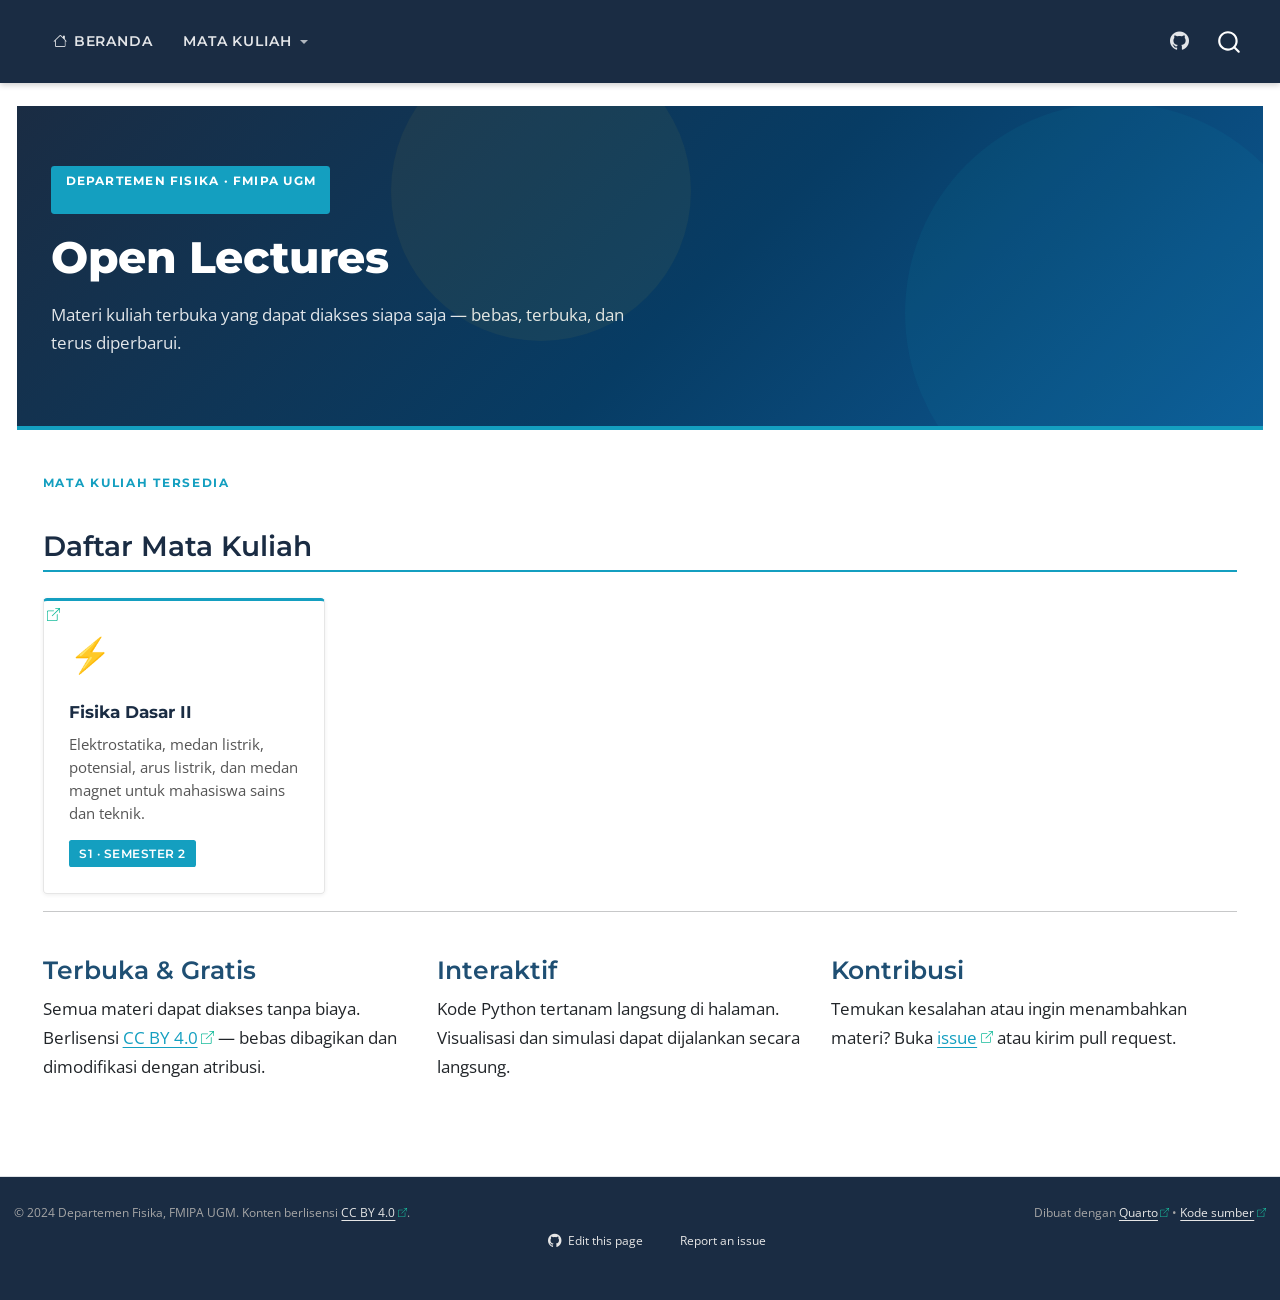
<file: index.html>
<!DOCTYPE html>
<html xmlns="http://www.w3.org/1999/xhtml" lang="en" xml:lang="en"><head>

<meta charset="utf-8">
<meta name="generator" content="quarto-1.9.37">

<meta name="viewport" content="width=device-width, initial-scale=1.0, user-scalable=yes">


<title>Open Lectures – Fisika UGM – Open Lectures</title>
<style>
/* Default styles provided by pandoc.
** See https://pandoc.org/MANUAL.html#variables-for-html for config info.
*/
code{white-space: pre-wrap;}
span.smallcaps{font-variant: small-caps;}
div.columns{display: flex; gap: min(4vw, 1.5em);}
div.column{flex: auto; overflow-x: auto;}
div.hanging-indent{margin-left: 1.5em; text-indent: -1.5em;}
ul.task-list{list-style: none;}
ul.task-list li input[type="checkbox"] {
  width: 0.8em;
  margin: 0 0.8em 0.2em -1em; /* quarto-specific, see https://github.com/quarto-dev/quarto-cli/issues/4556 */ 
  vertical-align: middle;
}
</style>


<script src="site_libs/quarto-nav/quarto-nav.js"></script>
<script src="site_libs/quarto-nav/headroom.min.js"></script>
<script src="site_libs/clipboard/clipboard.min.js"></script>
<script src="site_libs/quarto-search/autocomplete.umd.js"></script>
<script src="site_libs/quarto-search/fuse.min.js"></script>
<script src="site_libs/quarto-search/quarto-search.js"></script>
<meta name="quarto:offset" content="./">
<link href="./assets/favicon.svg" rel="icon" type="image/svg+xml">
<script src="site_libs/quarto-html/quarto.js" type="module"></script>
<script src="site_libs/quarto-html/tabsets/tabsets.js" type="module"></script>
<script src="site_libs/quarto-html/popper.min.js"></script>
<script src="site_libs/quarto-html/tippy.umd.min.js"></script>
<script src="site_libs/quarto-html/anchor.min.js"></script>
<link href="site_libs/quarto-html/tippy.css" rel="stylesheet">
<link href="site_libs/quarto-html/quarto-syntax-highlighting-91c45283b718f403a183c55e401e34c8.css" rel="stylesheet" id="quarto-text-highlighting-styles">
<script src="site_libs/bootstrap/bootstrap.min.js"></script>
<link href="site_libs/bootstrap/bootstrap-icons.css" rel="stylesheet">
<link href="site_libs/bootstrap/bootstrap-5a1d57d030698fde18e1e7cd86106da8.min.css" rel="stylesheet" append-hash="true" id="quarto-bootstrap" data-mode="light">
<script id="quarto-search-options" type="application/json">{
  "location": "navbar",
  "copy-button": false,
  "collapse-after": 3,
  "panel-placement": "end",
  "type": "overlay",
  "limit": 50,
  "keyboard-shortcut": [
    "f",
    "/",
    "s"
  ],
  "show-item-context": false,
  "language": {
    "search-no-results-text": "No results",
    "search-matching-documents-text": "matching documents",
    "search-copy-link-title": "Copy link to search",
    "search-hide-matches-text": "Hide additional matches",
    "search-more-match-text": "more match in this document",
    "search-more-matches-text": "more matches in this document",
    "search-clear-button-title": "Clear",
    "search-text-placeholder": "",
    "search-detached-cancel-button-title": "Cancel",
    "search-submit-button-title": "Submit",
    "search-label": "Search"
  }
}</script>
<style>html{ scroll-behavior: smooth; }</style>


<meta property="og:title" content="Open Lectures – Fisika UGM">
<meta property="og:description" content="Materi kuliah terbuka dari Departemen Fisika, FMIPA UGM">
<meta property="og:site_name" content="Open Lectures">
<meta name="twitter:title" content="Open Lectures – Fisika UGM">
<meta name="twitter:creator" content="@shidiq">
<meta name="twitter:site" content="@shidiq">
<meta name="twitter:card" content="summary">
</head>

<body class="nav-fixed quarto-light">

<div id="quarto-search-results"></div>
  <header id="quarto-header" class="headroom fixed-top">
    <nav class="navbar navbar-expand-lg " data-bs-theme="dark">
      <div class="navbar-container container-fluid">
      <div class="navbar-brand-container mx-auto">
    <a href="./index.html" class="navbar-brand navbar-brand-logo">
    <img src="./assets/logo.svg" alt="Open Lectures logo" class="navbar-logo light-content">
    <img src="./assets/logo.svg" alt="Open Lectures logo" class="navbar-logo dark-content">
    </a>
  </div>
            <div id="quarto-search" class="" title="Search"></div>
          <button class="navbar-toggler" type="button" data-bs-toggle="collapse" data-bs-target="#navbarCollapse" aria-controls="navbarCollapse" role="menu" aria-expanded="false" aria-label="Toggle navigation" onclick="if (window.quartoToggleHeadroom) { window.quartoToggleHeadroom(); }">
  <span class="navbar-toggler-icon"></span>
</button>
          <div class="collapse navbar-collapse" id="navbarCollapse">
            <ul class="navbar-nav navbar-nav-scroll me-auto">
  <li class="nav-item">
    <a class="nav-link active" href="./index.html" aria-current="page"> <i class="bi bi-house" role="img">
</i> 
<span class="menu-text">Beranda</span></a>
  </li>  
  <li class="nav-item dropdown ">
    <a class="nav-link dropdown-toggle" href="#" id="nav-menu-mata-kuliah" role="link" data-bs-toggle="dropdown" aria-expanded="false">
 <span class="menu-text">Mata Kuliah</span>
    </a>
    <ul class="dropdown-menu" aria-labelledby="nav-menu-mata-kuliah">    
        <li>
    <a class="dropdown-item" href="./Fisika Dasar II/index.html"><i class="bi bi-book" role="img">
</i> 
 <span class="dropdown-text">Fisika Dasar II</span></a>
  </li>  
    </ul>
  </li>
</ul>
            <ul class="navbar-nav navbar-nav-scroll ms-auto">
  <li class="nav-item compact">
    <a class="nav-link" href="https://github.com/Shidiq/open-lectures"> <i class="bi bi-github" role="img" aria-label="GitHub repository">
</i> 
<span class="menu-text"></span></a>
  </li>  
</ul>
          </div> <!-- /navcollapse -->
            <div class="quarto-navbar-tools">
</div>
      </div> <!-- /container-fluid -->
    </nav>
</header>
<!-- content -->
<div id="quarto-content" class="quarto-container page-columns page-rows-contents page-layout-full page-navbar">
<!-- sidebar -->
<!-- margin-sidebar -->
    
<!-- main -->
<main class="content column-page" id="quarto-document-content"><header id="title-block-header" class="quarto-title-block"></header>




<div class="hero-banner">
<div class="hero-badge">
<p>Departemen Fisika · FMIPA UGM</p>
</div>
<div class="hero-title">
<p>Open Lectures</p>
</div>
<div class="hero-subtitle">
<p>Materi kuliah terbuka yang dapat diakses siapa saja — bebas, terbuka, dan terus diperbarui.</p>
</div>
</div>
<div class="section-label">
<p>Mata Kuliah Tersedia</p>
</div>
<section id="daftar-mata-kuliah" class="level2">
<h2 class="anchored" data-anchor-id="daftar-mata-kuliah">Daftar Mata Kuliah</h2>
<div class="course-grid">
<div class="course-card">
<p><a href="./Fisika Dasar II/index.html" class="card-link-overlay" aria-label="Fisika Dasar II"></a> <span class="card-icon">⚡</span></p>
<p><span class="card-title">Fisika Dasar II</span></p>
<p><span class="card-desc">Elektrostatika, medan listrik, potensial, arus listrik, dan medan magnet untuk mahasiswa sains dan teknik.</span></p>
<p><span class="card-tag">S1 · Semester 2</span></p>
</div>
</div>
<hr>
<div class="columns">
<div class="column" style="width:33%;">
<section id="terbuka-gratis" class="level3">
<h3 class="anchored" data-anchor-id="terbuka-gratis">Terbuka &amp; Gratis</h3>
<p>Semua materi dapat diakses tanpa biaya. Berlisensi <a href="https://creativecommons.org/licenses/by/4.0/">CC BY 4.0</a> — bebas dibagikan dan dimodifikasi dengan atribusi.</p>
</section>
</div><div class="column" style="width:33%;">
<section id="interaktif" class="level3">
<h3 class="anchored" data-anchor-id="interaktif">Interaktif</h3>
<p>Kode Python tertanam langsung di halaman. Visualisasi dan simulasi dapat dijalankan secara langsung.</p>
</section>
</div><div class="column" style="width:33%;">
<section id="kontribusi" class="level3">
<h3 class="anchored" data-anchor-id="kontribusi">Kontribusi</h3>
<p>Temukan kesalahan atau ingin menambahkan materi? Buka <a href="https://github.com/Shidiq/open-lectures/issues">issue</a> atau kirim pull request.</p>
</section>
</div>
</div>


</section>

</main> <!-- /main -->
<script id="quarto-html-after-body" type="application/javascript">
  window.document.addEventListener("DOMContentLoaded", function (event) {
    const icon = "";
    const anchorJS = new window.AnchorJS();
    anchorJS.options = {
      placement: 'right',
      icon: icon
    };
    anchorJS.add('.anchored');
    const isCodeAnnotation = (el) => {
      for (const clz of el.classList) {
        if (clz.startsWith('code-annotation-')) {                     
          return true;
        }
      }
      return false;
    }
    const onCopySuccess = function(e) {
      // button target
      const button = e.trigger;
      // don't keep focus
      button.blur();
      // flash "checked"
      button.classList.add('code-copy-button-checked');
      var currentTitle = button.getAttribute("title");
      button.setAttribute("title", "Copied!");
      let tooltip;
      if (window.bootstrap) {
        button.setAttribute("data-bs-toggle", "tooltip");
        button.setAttribute("data-bs-placement", "left");
        button.setAttribute("data-bs-title", "Copied!");
        tooltip = new bootstrap.Tooltip(button, 
          { trigger: "manual", 
            customClass: "code-copy-button-tooltip",
            offset: [0, -8]});
        tooltip.show();    
      }
      setTimeout(function() {
        if (tooltip) {
          tooltip.hide();
          button.removeAttribute("data-bs-title");
          button.removeAttribute("data-bs-toggle");
          button.removeAttribute("data-bs-placement");
        }
        button.setAttribute("title", currentTitle);
        button.classList.remove('code-copy-button-checked');
      }, 1000);
      // clear code selection
      e.clearSelection();
    }
    const getTextToCopy = function(trigger) {
      const outerScaffold = trigger.parentElement.cloneNode(true);
      const codeEl = outerScaffold.querySelector('code');
      for (const childEl of codeEl.children) {
        if (isCodeAnnotation(childEl)) {
          childEl.remove();
        }
      }
      return codeEl.innerText;
    }
    const clipboard = new window.ClipboardJS('.code-copy-button:not([data-in-quarto-modal])', {
      text: getTextToCopy
    });
    clipboard.on('success', onCopySuccess);
    if (window.document.getElementById('quarto-embedded-source-code-modal')) {
      const clipboardModal = new window.ClipboardJS('.code-copy-button[data-in-quarto-modal]', {
        text: getTextToCopy,
        container: window.document.getElementById('quarto-embedded-source-code-modal')
      });
      clipboardModal.on('success', onCopySuccess);
    }
      var localhostRegex = new RegExp(/^(?:http|https):\/\/localhost\:?[0-9]*\//);
      var mailtoRegex = new RegExp(/^mailto:/);
        var filterRegex = new RegExp("https:\/\/Shidiq\.github\.io\/open-lectures\/");
      var isInternal = (href) => {
          return filterRegex.test(href) || localhostRegex.test(href) || mailtoRegex.test(href);
      }
      // Inspect non-navigation links and adorn them if external
     var links = window.document.querySelectorAll('a[href]:not(.nav-link):not(.navbar-brand):not(.toc-action):not(.sidebar-link):not(.sidebar-item-toggle):not(.pagination-link):not(.no-external):not([aria-hidden]):not(.dropdown-item):not(.quarto-navigation-tool):not(.about-link)');
      for (var i=0; i<links.length; i++) {
        const link = links[i];
        if (!isInternal(link.href)) {
          // undo the damage that might have been done by quarto-nav.js in the case of
          // links that we want to consider external
          if (link.dataset.originalHref !== undefined) {
            link.href = link.dataset.originalHref;
          }
            // target, if specified
            link.setAttribute("target", "_blank");
            if (link.getAttribute("rel") === null) {
              link.setAttribute("rel", "noopener");
            }
            // default icon
            link.classList.add("external");
        }
      }
    function tippyHover(el, contentFn, onTriggerFn, onUntriggerFn) {
      const config = {
        allowHTML: true,
        maxWidth: 500,
        delay: 100,
        arrow: false,
        appendTo: function(el) {
            return el.parentElement;
        },
        interactive: true,
        interactiveBorder: 10,
        theme: 'quarto',
        placement: 'bottom-start',
      };
      if (contentFn) {
        config.content = contentFn;
      }
      if (onTriggerFn) {
        config.onTrigger = onTriggerFn;
      }
      if (onUntriggerFn) {
        config.onUntrigger = onUntriggerFn;
      }
      window.tippy(el, config); 
    }
    const noterefs = window.document.querySelectorAll('a[role="doc-noteref"]');
    for (var i=0; i<noterefs.length; i++) {
      const ref = noterefs[i];
      tippyHover(ref, function() {
        // use id or data attribute instead here
        let href = ref.getAttribute('data-footnote-href') || ref.getAttribute('href');
        try { href = new URL(href).hash; } catch {}
        const id = href.replace(/^#\/?/, "");
        const note = window.document.getElementById(id);
        if (note) {
          return note.innerHTML;
        } else {
          return "";
        }
      });
    }
    const xrefs = window.document.querySelectorAll('a.quarto-xref');
    const processXRef = (id, note) => {
      // Strip column container classes
      const stripColumnClz = (el) => {
        el.classList.remove("page-full", "page-columns");
        if (el.children) {
          for (const child of el.children) {
            stripColumnClz(child);
          }
        }
      }
      stripColumnClz(note)
      if (id === null || id.startsWith('sec-')) {
        // Special case sections, only their first couple elements
        const container = document.createElement("div");
        if (note.children && note.children.length > 2) {
          container.appendChild(note.children[0].cloneNode(true));
          for (let i = 1; i < note.children.length; i++) {
            const child = note.children[i];
            if (child.tagName === "P" && child.innerText === "") {
              continue;
            } else {
              container.appendChild(child.cloneNode(true));
              break;
            }
          }
          if (window.Quarto?.typesetMath) {
            window.Quarto.typesetMath(container);
          }
          return container.innerHTML
        } else {
          if (window.Quarto?.typesetMath) {
            window.Quarto.typesetMath(note);
          }
          return note.innerHTML;
        }
      } else {
        // Remove any anchor links if they are present
        const anchorLink = note.querySelector('a.anchorjs-link');
        if (anchorLink) {
          anchorLink.remove();
        }
        if (window.Quarto?.typesetMath) {
          window.Quarto.typesetMath(note);
        }
        if (note.classList.contains("callout")) {
          return note.outerHTML;
        } else {
          return note.innerHTML;
        }
      }
    }
    for (var i=0; i<xrefs.length; i++) {
      const xref = xrefs[i];
      tippyHover(xref, undefined, function(instance) {
        instance.disable();
        let url = xref.getAttribute('href');
        let hash = undefined; 
        if (url.startsWith('#')) {
          hash = url;
        } else {
          try { hash = new URL(url).hash; } catch {}
        }
        if (hash) {
          const id = hash.replace(/^#\/?/, "");
          const note = window.document.getElementById(id);
          if (note !== null) {
            try {
              const html = processXRef(id, note.cloneNode(true));
              instance.setContent(html);
            } finally {
              instance.enable();
              instance.show();
            }
          } else {
            // See if we can fetch this
            fetch(url.split('#')[0])
            .then(res => res.text())
            .then(html => {
              const parser = new DOMParser();
              const htmlDoc = parser.parseFromString(html, "text/html");
              const note = htmlDoc.getElementById(id);
              if (note !== null) {
                const html = processXRef(id, note);
                instance.setContent(html);
              } 
            }).finally(() => {
              instance.enable();
              instance.show();
            });
          }
        } else {
          // See if we can fetch a full url (with no hash to target)
          // This is a special case and we should probably do some content thinning / targeting
          fetch(url)
          .then(res => res.text())
          .then(html => {
            const parser = new DOMParser();
            const htmlDoc = parser.parseFromString(html, "text/html");
            const note = htmlDoc.querySelector('main.content');
            if (note !== null) {
              // This should only happen for chapter cross references
              // (since there is no id in the URL)
              // remove the first header
              if (note.children.length > 0 && note.children[0].tagName === "HEADER") {
                note.children[0].remove();
              }
              const html = processXRef(null, note);
              instance.setContent(html);
            } 
          }).finally(() => {
            instance.enable();
            instance.show();
          });
        }
      }, function(instance) {
      });
    }
        let selectedAnnoteEl;
        const selectorForAnnotation = ( cell, annotation) => {
          let cellAttr = 'data-code-cell="' + cell + '"';
          let lineAttr = 'data-code-annotation="' +  annotation + '"';
          const selector = 'span[' + cellAttr + '][' + lineAttr + ']';
          return selector;
        }
        const selectCodeLines = (annoteEl) => {
          const doc = window.document;
          const targetCell = annoteEl.getAttribute("data-target-cell");
          const targetAnnotation = annoteEl.getAttribute("data-target-annotation");
          const annoteSpan = window.document.querySelector(selectorForAnnotation(targetCell, targetAnnotation));
          const lines = annoteSpan.getAttribute("data-code-lines").split(",");
          const lineIds = lines.map((line) => {
            return targetCell + "-" + line;
          })
          let top = null;
          let height = null;
          let parent = null;
          if (lineIds.length > 0) {
              //compute the position of the single el (top and bottom and make a div)
              const el = window.document.getElementById(lineIds[0]);
              top = el.offsetTop;
              height = el.offsetHeight;
              parent = el.parentElement.parentElement;
            if (lineIds.length > 1) {
              const lastEl = window.document.getElementById(lineIds[lineIds.length - 1]);
              const bottom = lastEl.offsetTop + lastEl.offsetHeight;
              height = bottom - top;
            }
            if (top !== null && height !== null && parent !== null) {
              // cook up a div (if necessary) and position it 
              let div = window.document.getElementById("code-annotation-line-highlight");
              if (div === null) {
                div = window.document.createElement("div");
                div.setAttribute("id", "code-annotation-line-highlight");
                div.style.position = 'absolute';
                parent.appendChild(div);
              }
              div.style.top = top - 2 + "px";
              div.style.height = height + 4 + "px";
              div.style.left = 0;
              let gutterDiv = window.document.getElementById("code-annotation-line-highlight-gutter");
              if (gutterDiv === null) {
                gutterDiv = window.document.createElement("div");
                gutterDiv.setAttribute("id", "code-annotation-line-highlight-gutter");
                gutterDiv.style.position = 'absolute';
                const codeCell = window.document.getElementById(targetCell);
                const gutter = codeCell.querySelector('.code-annotation-gutter');
                gutter.appendChild(gutterDiv);
              }
              gutterDiv.style.top = top - 2 + "px";
              gutterDiv.style.height = height + 4 + "px";
            }
            selectedAnnoteEl = annoteEl;
          }
        };
        const unselectCodeLines = () => {
          const elementsIds = ["code-annotation-line-highlight", "code-annotation-line-highlight-gutter"];
          elementsIds.forEach((elId) => {
            const div = window.document.getElementById(elId);
            if (div) {
              div.remove();
            }
          });
          selectedAnnoteEl = undefined;
        };
          // Handle positioning of the toggle
      window.addEventListener(
        "resize",
        throttle(() => {
          elRect = undefined;
          if (selectedAnnoteEl) {
            selectCodeLines(selectedAnnoteEl);
          }
        }, 10)
      );
      function throttle(fn, ms) {
      let throttle = false;
      let timer;
        return (...args) => {
          if(!throttle) { // first call gets through
              fn.apply(this, args);
              throttle = true;
          } else { // all the others get throttled
              if(timer) clearTimeout(timer); // cancel #2
              timer = setTimeout(() => {
                fn.apply(this, args);
                timer = throttle = false;
              }, ms);
          }
        };
      }
        // Attach click handler to the DT
        const annoteDls = window.document.querySelectorAll('dt[data-target-cell]');
        for (const annoteDlNode of annoteDls) {
          annoteDlNode.addEventListener('click', (event) => {
            const clickedEl = event.target;
            if (clickedEl !== selectedAnnoteEl) {
              unselectCodeLines();
              const activeEl = window.document.querySelector('dt[data-target-cell].code-annotation-active');
              if (activeEl) {
                activeEl.classList.remove('code-annotation-active');
              }
              selectCodeLines(clickedEl);
              clickedEl.classList.add('code-annotation-active');
            } else {
              // Unselect the line
              unselectCodeLines();
              clickedEl.classList.remove('code-annotation-active');
            }
          });
        }
    const findCites = (el) => {
      const parentEl = el.parentElement;
      if (parentEl) {
        const cites = parentEl.dataset.cites;
        if (cites) {
          return {
            el,
            cites: cites.split(' ')
          };
        } else {
          return findCites(el.parentElement)
        }
      } else {
        return undefined;
      }
    };
    var bibliorefs = window.document.querySelectorAll('a[role="doc-biblioref"]');
    for (var i=0; i<bibliorefs.length; i++) {
      const ref = bibliorefs[i];
      const citeInfo = findCites(ref);
      if (citeInfo) {
        tippyHover(citeInfo.el, function() {
          var popup = window.document.createElement('div');
          citeInfo.cites.forEach(function(cite) {
            var citeDiv = window.document.createElement('div');
            citeDiv.classList.add('hanging-indent');
            citeDiv.classList.add('csl-entry');
            var biblioDiv = window.document.getElementById('ref-' + cite);
            if (biblioDiv) {
              citeDiv.innerHTML = biblioDiv.innerHTML;
            }
            popup.appendChild(citeDiv);
          });
          return popup.innerHTML;
        });
      }
    }
  });
  </script>
</div> <!-- /content -->
<footer class="footer">
  <div class="nav-footer">
    <div class="nav-footer-left">
<p>© 2024 Departemen Fisika, FMIPA UGM. Konten berlisensi <a href="https://creativecommons.org/licenses/by/4.0/">CC BY 4.0</a>.</p>
</div>   
    <div class="nav-footer-center">
      &nbsp;
    <div class="toc-actions"><ul><li><a href="https://github.com/Shidiq/open-lectures/edit/main/index.qmd" class="toc-action"><i class="bi bi-github"></i>Edit this page</a></li><li><a href="https://github.com/Shidiq/open-lectures/issues/new" class="toc-action"><i class="bi empty"></i>Report an issue</a></li></ul></div></div>
    <div class="nav-footer-right">
<p>Dibuat dengan <a href="https://quarto.org">Quarto</a> • <a href="https://github.com/Shidiq/open-lectures">Kode sumber</a></p>
</div>
  </div>
</footer>




<script src="site_libs/quarto-html/zenscroll-min.js"></script>
</body></html>
</file>
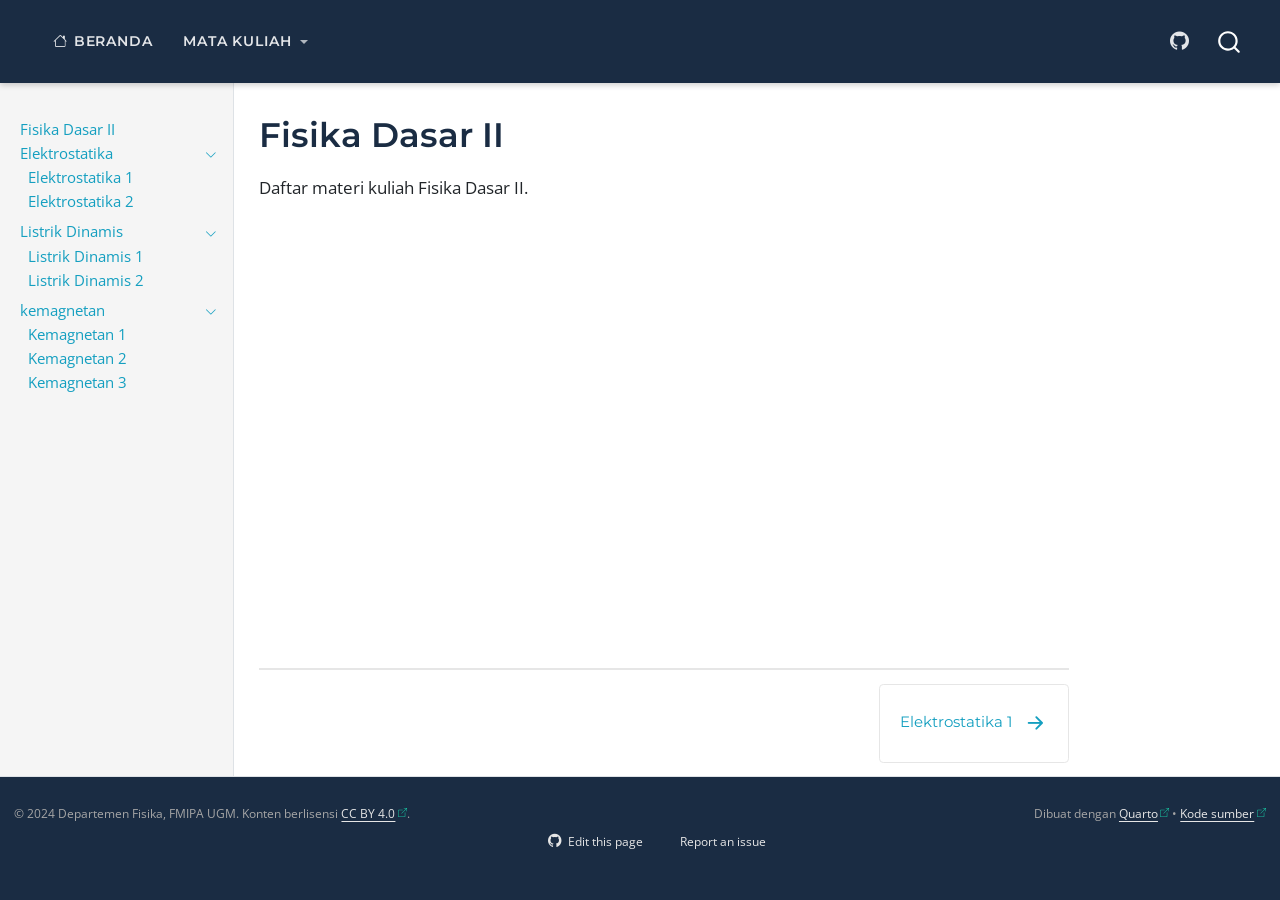
<file: Fisika Dasar II/index.html>
<!DOCTYPE html>
<html xmlns="http://www.w3.org/1999/xhtml" lang="en" xml:lang="en"><head>

<meta charset="utf-8">
<meta name="generator" content="quarto-1.9.37">

<meta name="viewport" content="width=device-width, initial-scale=1.0, user-scalable=yes">


<title>Fisika Dasar II – Open Lectures</title>
<style>
/* Default styles provided by pandoc.
** See https://pandoc.org/MANUAL.html#variables-for-html for config info.
*/
code{white-space: pre-wrap;}
span.smallcaps{font-variant: small-caps;}
div.columns{display: flex; gap: min(4vw, 1.5em);}
div.column{flex: auto; overflow-x: auto;}
div.hanging-indent{margin-left: 1.5em; text-indent: -1.5em;}
ul.task-list{list-style: none;}
ul.task-list li input[type="checkbox"] {
  width: 0.8em;
  margin: 0 0.8em 0.2em -1em; /* quarto-specific, see https://github.com/quarto-dev/quarto-cli/issues/4556 */ 
  vertical-align: middle;
}
</style>


<script src="../site_libs/quarto-nav/quarto-nav.js"></script>
<script src="../site_libs/quarto-nav/headroom.min.js"></script>
<script src="../site_libs/clipboard/clipboard.min.js"></script>
<script src="../site_libs/quarto-search/autocomplete.umd.js"></script>
<script src="../site_libs/quarto-search/fuse.min.js"></script>
<script src="../site_libs/quarto-search/quarto-search.js"></script>
<meta name="quarto:offset" content="../">
<link href="../Fisika Dasar II/materi-01-elektrostatika-1/index.html" rel="next">
<link href="../assets/favicon.svg" rel="icon" type="image/svg+xml">
<script src="../site_libs/quarto-html/quarto.js" type="module"></script>
<script src="../site_libs/quarto-html/tabsets/tabsets.js" type="module"></script>
<script src="../site_libs/quarto-html/popper.min.js"></script>
<script src="../site_libs/quarto-html/tippy.umd.min.js"></script>
<script src="../site_libs/quarto-html/anchor.min.js"></script>
<link href="../site_libs/quarto-html/tippy.css" rel="stylesheet">
<link href="../site_libs/quarto-html/quarto-syntax-highlighting-91c45283b718f403a183c55e401e34c8.css" rel="stylesheet" id="quarto-text-highlighting-styles">
<script src="../site_libs/bootstrap/bootstrap.min.js"></script>
<link href="../site_libs/bootstrap/bootstrap-icons.css" rel="stylesheet">
<link href="../site_libs/bootstrap/bootstrap-5a1d57d030698fde18e1e7cd86106da8.min.css" rel="stylesheet" append-hash="true" id="quarto-bootstrap" data-mode="light">
<script id="quarto-search-options" type="application/json">{
  "location": "navbar",
  "copy-button": false,
  "collapse-after": 3,
  "panel-placement": "end",
  "type": "overlay",
  "limit": 50,
  "keyboard-shortcut": [
    "f",
    "/",
    "s"
  ],
  "show-item-context": false,
  "language": {
    "search-no-results-text": "No results",
    "search-matching-documents-text": "matching documents",
    "search-copy-link-title": "Copy link to search",
    "search-hide-matches-text": "Hide additional matches",
    "search-more-match-text": "more match in this document",
    "search-more-matches-text": "more matches in this document",
    "search-clear-button-title": "Clear",
    "search-text-placeholder": "",
    "search-detached-cancel-button-title": "Cancel",
    "search-submit-button-title": "Submit",
    "search-label": "Search"
  }
}</script>
<style>html{ scroll-behavior: smooth; }</style>


<meta property="og:title" content="Fisika Dasar II – Open Lectures">
<meta property="og:description" content="Materi kuliah terbuka dari Departemen Fisika, FMIPA UGM">
<meta property="og:site_name" content="Open Lectures">
<meta name="twitter:title" content="Fisika Dasar II – Open Lectures">
<meta name="twitter:description" content="Materi kuliah terbuka dari Departemen Fisika, FMIPA UGM">
<meta name="twitter:creator" content="@shidiq">
<meta name="twitter:site" content="@shidiq">
<meta name="twitter:card" content="summary">
</head>

<body class="nav-sidebar docked nav-fixed quarto-light">

<div id="quarto-search-results"></div>
  <header id="quarto-header" class="headroom fixed-top">
    <nav class="navbar navbar-expand-lg " data-bs-theme="dark">
      <div class="navbar-container container-fluid">
      <div class="navbar-brand-container mx-auto">
    <a href="../index.html" class="navbar-brand navbar-brand-logo">
    <img src="../assets/logo.svg" alt="Open Lectures logo" class="navbar-logo light-content">
    <img src="../assets/logo.svg" alt="Open Lectures logo" class="navbar-logo dark-content">
    </a>
  </div>
            <div id="quarto-search" class="" title="Search"></div>
          <button class="navbar-toggler" type="button" data-bs-toggle="collapse" data-bs-target="#navbarCollapse" aria-controls="navbarCollapse" role="menu" aria-expanded="false" aria-label="Toggle navigation" onclick="if (window.quartoToggleHeadroom) { window.quartoToggleHeadroom(); }">
  <span class="navbar-toggler-icon"></span>
</button>
          <div class="collapse navbar-collapse" id="navbarCollapse">
            <ul class="navbar-nav navbar-nav-scroll me-auto">
  <li class="nav-item">
    <a class="nav-link" href="../index.html"> <i class="bi bi-house" role="img">
</i> 
<span class="menu-text">Beranda</span></a>
  </li>  
  <li class="nav-item dropdown ">
    <a class="nav-link dropdown-toggle" href="#" id="nav-menu-mata-kuliah" role="link" data-bs-toggle="dropdown" aria-expanded="false">
 <span class="menu-text">Mata Kuliah</span>
    </a>
    <ul class="dropdown-menu" aria-labelledby="nav-menu-mata-kuliah">    
        <li>
    <a class="dropdown-item" href="../Fisika Dasar II/index.html"><i class="bi bi-book" role="img">
</i> 
 <span class="dropdown-text">Fisika Dasar II</span></a>
  </li>  
    </ul>
  </li>
</ul>
            <ul class="navbar-nav navbar-nav-scroll ms-auto">
  <li class="nav-item compact">
    <a class="nav-link" href="https://github.com/Shidiq/open-lectures"> <i class="bi bi-github" role="img" aria-label="GitHub repository">
</i> 
<span class="menu-text"></span></a>
  </li>  
</ul>
          </div> <!-- /navcollapse -->
            <div class="quarto-navbar-tools">
</div>
      </div> <!-- /container-fluid -->
    </nav>
  <nav class="quarto-secondary-nav">
    <div class="container-fluid d-flex">
      <button type="button" class="quarto-btn-toggle btn" data-bs-toggle="collapse" role="button" data-bs-target=".quarto-sidebar-collapse-item" aria-controls="quarto-sidebar" aria-expanded="false" aria-label="Toggle sidebar navigation" onclick="if (window.quartoToggleHeadroom) { window.quartoToggleHeadroom(); }">
        <i class="bi bi-layout-text-sidebar-reverse"></i>
      </button>
        <nav class="quarto-page-breadcrumbs" aria-label="breadcrumb"><ol class="breadcrumb"><li class="breadcrumb-item"><a href="../Fisika Dasar II/index.html">Fisika Dasar II</a></li></ol></nav>
        <a class="flex-grow-1" role="navigation" data-bs-toggle="collapse" data-bs-target=".quarto-sidebar-collapse-item" aria-controls="quarto-sidebar" aria-expanded="false" aria-label="Toggle sidebar navigation" onclick="if (window.quartoToggleHeadroom) { window.quartoToggleHeadroom(); }">      
        </a>
    </div>
  </nav>
</header>
<!-- content -->
<div id="quarto-content" class="quarto-container page-columns page-rows-contents page-layout-article page-navbar">
<!-- sidebar -->
  <nav id="quarto-sidebar" class="sidebar collapse collapse-horizontal quarto-sidebar-collapse-item sidebar-navigation docked overflow-auto">
    <div class="sidebar-menu-container"> 
    <ul class="list-unstyled mt-1">
        <li class="sidebar-item">
  <div class="sidebar-item-container"> 
  <a href="../Fisika Dasar II/index.html" class="sidebar-item-text sidebar-link active">
 <span class="menu-text">Fisika Dasar II</span></a>
  </div>
</li>
        <li class="sidebar-item sidebar-item-section">
      <div class="sidebar-item-container"> 
            <a class="sidebar-item-text sidebar-link text-start" data-bs-toggle="collapse" data-bs-target="#quarto-sidebar-section-1" role="navigation" aria-expanded="true">
 <span class="menu-text">Elektrostatika</span></a>
          <a class="sidebar-item-toggle text-start" data-bs-toggle="collapse" data-bs-target="#quarto-sidebar-section-1" role="navigation" aria-expanded="true" aria-label="Toggle section">
            <i class="bi bi-chevron-right ms-2"></i>
          </a> 
      </div>
      <ul id="quarto-sidebar-section-1" class="collapse list-unstyled sidebar-section depth1 show">  
          <li class="sidebar-item">
  <div class="sidebar-item-container"> 
  <a href="../Fisika Dasar II/materi-01-elektrostatika-1/index.html" class="sidebar-item-text sidebar-link">
 <span class="menu-text">Elektrostatika 1</span></a>
  </div>
</li>
          <li class="sidebar-item">
  <div class="sidebar-item-container"> 
  <a href="../Fisika Dasar II/materi-02-elektrostatika-2/index.html" class="sidebar-item-text sidebar-link">
 <span class="menu-text">Elektrostatika 2</span></a>
  </div>
</li>
      </ul>
  </li>
        <li class="sidebar-item sidebar-item-section">
      <div class="sidebar-item-container"> 
            <a class="sidebar-item-text sidebar-link text-start" data-bs-toggle="collapse" data-bs-target="#quarto-sidebar-section-2" role="navigation" aria-expanded="true">
 <span class="menu-text">Listrik Dinamis</span></a>
          <a class="sidebar-item-toggle text-start" data-bs-toggle="collapse" data-bs-target="#quarto-sidebar-section-2" role="navigation" aria-expanded="true" aria-label="Toggle section">
            <i class="bi bi-chevron-right ms-2"></i>
          </a> 
      </div>
      <ul id="quarto-sidebar-section-2" class="collapse list-unstyled sidebar-section depth1 show">  
          <li class="sidebar-item">
  <div class="sidebar-item-container"> 
  <a href="../Fisika Dasar II/materi-03-listrik-dinamis-1/index.html" class="sidebar-item-text sidebar-link">
 <span class="menu-text">Listrik Dinamis 1</span></a>
  </div>
</li>
          <li class="sidebar-item">
  <div class="sidebar-item-container"> 
  <a href="../Fisika Dasar II/materi-04-listrik-dinamis-2/index.html" class="sidebar-item-text sidebar-link">
 <span class="menu-text">Listrik Dinamis 2</span></a>
  </div>
</li>
      </ul>
  </li>
        <li class="sidebar-item sidebar-item-section">
      <div class="sidebar-item-container"> 
            <a class="sidebar-item-text sidebar-link text-start" data-bs-toggle="collapse" data-bs-target="#quarto-sidebar-section-3" role="navigation" aria-expanded="true">
 <span class="menu-text">kemagnetan</span></a>
          <a class="sidebar-item-toggle text-start" data-bs-toggle="collapse" data-bs-target="#quarto-sidebar-section-3" role="navigation" aria-expanded="true" aria-label="Toggle section">
            <i class="bi bi-chevron-right ms-2"></i>
          </a> 
      </div>
      <ul id="quarto-sidebar-section-3" class="collapse list-unstyled sidebar-section depth1 show">  
          <li class="sidebar-item">
  <div class="sidebar-item-container"> 
  <a href="../Fisika Dasar II/materi-05-kemagnetan-1/index.html" class="sidebar-item-text sidebar-link">
 <span class="menu-text">Kemagnetan 1</span></a>
  </div>
</li>
          <li class="sidebar-item">
  <div class="sidebar-item-container"> 
  <a href="../Fisika Dasar II/materi-06-kemagnetan-2/index.html" class="sidebar-item-text sidebar-link">
 <span class="menu-text">Kemagnetan 2</span></a>
  </div>
</li>
          <li class="sidebar-item">
  <div class="sidebar-item-container"> 
  <a href="../Fisika Dasar II/materi-07-kemagnetan-3/index.html" class="sidebar-item-text sidebar-link">
 <span class="menu-text">Kemagnetan 3</span></a>
  </div>
</li>
      </ul>
  </li>
    </ul>
    </div>
</nav>
<div id="quarto-sidebar-glass" class="quarto-sidebar-collapse-item" data-bs-toggle="collapse" data-bs-target=".quarto-sidebar-collapse-item"></div>
<!-- margin-sidebar -->
    <div id="quarto-margin-sidebar" class="sidebar margin-sidebar zindex-bottom">
        
    </div>
<!-- main -->
<main class="content" id="quarto-document-content">

<header id="title-block-header" class="quarto-title-block default">
<div class="quarto-title">
<h1 class="title">Fisika Dasar II</h1>
</div>



<div class="quarto-title-meta">

    
  
    
  </div>
  


</header>


<p>Daftar materi kuliah Fisika Dasar II.</p>



</main> <!-- /main -->
<script id="quarto-html-after-body" type="application/javascript">
  window.document.addEventListener("DOMContentLoaded", function (event) {
    const icon = "";
    const anchorJS = new window.AnchorJS();
    anchorJS.options = {
      placement: 'right',
      icon: icon
    };
    anchorJS.add('.anchored');
    const isCodeAnnotation = (el) => {
      for (const clz of el.classList) {
        if (clz.startsWith('code-annotation-')) {                     
          return true;
        }
      }
      return false;
    }
    const onCopySuccess = function(e) {
      // button target
      const button = e.trigger;
      // don't keep focus
      button.blur();
      // flash "checked"
      button.classList.add('code-copy-button-checked');
      var currentTitle = button.getAttribute("title");
      button.setAttribute("title", "Copied!");
      let tooltip;
      if (window.bootstrap) {
        button.setAttribute("data-bs-toggle", "tooltip");
        button.setAttribute("data-bs-placement", "left");
        button.setAttribute("data-bs-title", "Copied!");
        tooltip = new bootstrap.Tooltip(button, 
          { trigger: "manual", 
            customClass: "code-copy-button-tooltip",
            offset: [0, -8]});
        tooltip.show();    
      }
      setTimeout(function() {
        if (tooltip) {
          tooltip.hide();
          button.removeAttribute("data-bs-title");
          button.removeAttribute("data-bs-toggle");
          button.removeAttribute("data-bs-placement");
        }
        button.setAttribute("title", currentTitle);
        button.classList.remove('code-copy-button-checked');
      }, 1000);
      // clear code selection
      e.clearSelection();
    }
    const getTextToCopy = function(trigger) {
      const outerScaffold = trigger.parentElement.cloneNode(true);
      const codeEl = outerScaffold.querySelector('code');
      for (const childEl of codeEl.children) {
        if (isCodeAnnotation(childEl)) {
          childEl.remove();
        }
      }
      return codeEl.innerText;
    }
    const clipboard = new window.ClipboardJS('.code-copy-button:not([data-in-quarto-modal])', {
      text: getTextToCopy
    });
    clipboard.on('success', onCopySuccess);
    if (window.document.getElementById('quarto-embedded-source-code-modal')) {
      const clipboardModal = new window.ClipboardJS('.code-copy-button[data-in-quarto-modal]', {
        text: getTextToCopy,
        container: window.document.getElementById('quarto-embedded-source-code-modal')
      });
      clipboardModal.on('success', onCopySuccess);
    }
      var localhostRegex = new RegExp(/^(?:http|https):\/\/localhost\:?[0-9]*\//);
      var mailtoRegex = new RegExp(/^mailto:/);
        var filterRegex = new RegExp("https:\/\/Shidiq\.github\.io\/open-lectures\/");
      var isInternal = (href) => {
          return filterRegex.test(href) || localhostRegex.test(href) || mailtoRegex.test(href);
      }
      // Inspect non-navigation links and adorn them if external
     var links = window.document.querySelectorAll('a[href]:not(.nav-link):not(.navbar-brand):not(.toc-action):not(.sidebar-link):not(.sidebar-item-toggle):not(.pagination-link):not(.no-external):not([aria-hidden]):not(.dropdown-item):not(.quarto-navigation-tool):not(.about-link)');
      for (var i=0; i<links.length; i++) {
        const link = links[i];
        if (!isInternal(link.href)) {
          // undo the damage that might have been done by quarto-nav.js in the case of
          // links that we want to consider external
          if (link.dataset.originalHref !== undefined) {
            link.href = link.dataset.originalHref;
          }
            // target, if specified
            link.setAttribute("target", "_blank");
            if (link.getAttribute("rel") === null) {
              link.setAttribute("rel", "noopener");
            }
            // default icon
            link.classList.add("external");
        }
      }
    function tippyHover(el, contentFn, onTriggerFn, onUntriggerFn) {
      const config = {
        allowHTML: true,
        maxWidth: 500,
        delay: 100,
        arrow: false,
        appendTo: function(el) {
            return el.parentElement;
        },
        interactive: true,
        interactiveBorder: 10,
        theme: 'quarto',
        placement: 'bottom-start',
      };
      if (contentFn) {
        config.content = contentFn;
      }
      if (onTriggerFn) {
        config.onTrigger = onTriggerFn;
      }
      if (onUntriggerFn) {
        config.onUntrigger = onUntriggerFn;
      }
      window.tippy(el, config); 
    }
    const noterefs = window.document.querySelectorAll('a[role="doc-noteref"]');
    for (var i=0; i<noterefs.length; i++) {
      const ref = noterefs[i];
      tippyHover(ref, function() {
        // use id or data attribute instead here
        let href = ref.getAttribute('data-footnote-href') || ref.getAttribute('href');
        try { href = new URL(href).hash; } catch {}
        const id = href.replace(/^#\/?/, "");
        const note = window.document.getElementById(id);
        if (note) {
          return note.innerHTML;
        } else {
          return "";
        }
      });
    }
    const xrefs = window.document.querySelectorAll('a.quarto-xref');
    const processXRef = (id, note) => {
      // Strip column container classes
      const stripColumnClz = (el) => {
        el.classList.remove("page-full", "page-columns");
        if (el.children) {
          for (const child of el.children) {
            stripColumnClz(child);
          }
        }
      }
      stripColumnClz(note)
      if (id === null || id.startsWith('sec-')) {
        // Special case sections, only their first couple elements
        const container = document.createElement("div");
        if (note.children && note.children.length > 2) {
          container.appendChild(note.children[0].cloneNode(true));
          for (let i = 1; i < note.children.length; i++) {
            const child = note.children[i];
            if (child.tagName === "P" && child.innerText === "") {
              continue;
            } else {
              container.appendChild(child.cloneNode(true));
              break;
            }
          }
          if (window.Quarto?.typesetMath) {
            window.Quarto.typesetMath(container);
          }
          return container.innerHTML
        } else {
          if (window.Quarto?.typesetMath) {
            window.Quarto.typesetMath(note);
          }
          return note.innerHTML;
        }
      } else {
        // Remove any anchor links if they are present
        const anchorLink = note.querySelector('a.anchorjs-link');
        if (anchorLink) {
          anchorLink.remove();
        }
        if (window.Quarto?.typesetMath) {
          window.Quarto.typesetMath(note);
        }
        if (note.classList.contains("callout")) {
          return note.outerHTML;
        } else {
          return note.innerHTML;
        }
      }
    }
    for (var i=0; i<xrefs.length; i++) {
      const xref = xrefs[i];
      tippyHover(xref, undefined, function(instance) {
        instance.disable();
        let url = xref.getAttribute('href');
        let hash = undefined; 
        if (url.startsWith('#')) {
          hash = url;
        } else {
          try { hash = new URL(url).hash; } catch {}
        }
        if (hash) {
          const id = hash.replace(/^#\/?/, "");
          const note = window.document.getElementById(id);
          if (note !== null) {
            try {
              const html = processXRef(id, note.cloneNode(true));
              instance.setContent(html);
            } finally {
              instance.enable();
              instance.show();
            }
          } else {
            // See if we can fetch this
            fetch(url.split('#')[0])
            .then(res => res.text())
            .then(html => {
              const parser = new DOMParser();
              const htmlDoc = parser.parseFromString(html, "text/html");
              const note = htmlDoc.getElementById(id);
              if (note !== null) {
                const html = processXRef(id, note);
                instance.setContent(html);
              } 
            }).finally(() => {
              instance.enable();
              instance.show();
            });
          }
        } else {
          // See if we can fetch a full url (with no hash to target)
          // This is a special case and we should probably do some content thinning / targeting
          fetch(url)
          .then(res => res.text())
          .then(html => {
            const parser = new DOMParser();
            const htmlDoc = parser.parseFromString(html, "text/html");
            const note = htmlDoc.querySelector('main.content');
            if (note !== null) {
              // This should only happen for chapter cross references
              // (since there is no id in the URL)
              // remove the first header
              if (note.children.length > 0 && note.children[0].tagName === "HEADER") {
                note.children[0].remove();
              }
              const html = processXRef(null, note);
              instance.setContent(html);
            } 
          }).finally(() => {
            instance.enable();
            instance.show();
          });
        }
      }, function(instance) {
      });
    }
        let selectedAnnoteEl;
        const selectorForAnnotation = ( cell, annotation) => {
          let cellAttr = 'data-code-cell="' + cell + '"';
          let lineAttr = 'data-code-annotation="' +  annotation + '"';
          const selector = 'span[' + cellAttr + '][' + lineAttr + ']';
          return selector;
        }
        const selectCodeLines = (annoteEl) => {
          const doc = window.document;
          const targetCell = annoteEl.getAttribute("data-target-cell");
          const targetAnnotation = annoteEl.getAttribute("data-target-annotation");
          const annoteSpan = window.document.querySelector(selectorForAnnotation(targetCell, targetAnnotation));
          const lines = annoteSpan.getAttribute("data-code-lines").split(",");
          const lineIds = lines.map((line) => {
            return targetCell + "-" + line;
          })
          let top = null;
          let height = null;
          let parent = null;
          if (lineIds.length > 0) {
              //compute the position of the single el (top and bottom and make a div)
              const el = window.document.getElementById(lineIds[0]);
              top = el.offsetTop;
              height = el.offsetHeight;
              parent = el.parentElement.parentElement;
            if (lineIds.length > 1) {
              const lastEl = window.document.getElementById(lineIds[lineIds.length - 1]);
              const bottom = lastEl.offsetTop + lastEl.offsetHeight;
              height = bottom - top;
            }
            if (top !== null && height !== null && parent !== null) {
              // cook up a div (if necessary) and position it 
              let div = window.document.getElementById("code-annotation-line-highlight");
              if (div === null) {
                div = window.document.createElement("div");
                div.setAttribute("id", "code-annotation-line-highlight");
                div.style.position = 'absolute';
                parent.appendChild(div);
              }
              div.style.top = top - 2 + "px";
              div.style.height = height + 4 + "px";
              div.style.left = 0;
              let gutterDiv = window.document.getElementById("code-annotation-line-highlight-gutter");
              if (gutterDiv === null) {
                gutterDiv = window.document.createElement("div");
                gutterDiv.setAttribute("id", "code-annotation-line-highlight-gutter");
                gutterDiv.style.position = 'absolute';
                const codeCell = window.document.getElementById(targetCell);
                const gutter = codeCell.querySelector('.code-annotation-gutter');
                gutter.appendChild(gutterDiv);
              }
              gutterDiv.style.top = top - 2 + "px";
              gutterDiv.style.height = height + 4 + "px";
            }
            selectedAnnoteEl = annoteEl;
          }
        };
        const unselectCodeLines = () => {
          const elementsIds = ["code-annotation-line-highlight", "code-annotation-line-highlight-gutter"];
          elementsIds.forEach((elId) => {
            const div = window.document.getElementById(elId);
            if (div) {
              div.remove();
            }
          });
          selectedAnnoteEl = undefined;
        };
          // Handle positioning of the toggle
      window.addEventListener(
        "resize",
        throttle(() => {
          elRect = undefined;
          if (selectedAnnoteEl) {
            selectCodeLines(selectedAnnoteEl);
          }
        }, 10)
      );
      function throttle(fn, ms) {
      let throttle = false;
      let timer;
        return (...args) => {
          if(!throttle) { // first call gets through
              fn.apply(this, args);
              throttle = true;
          } else { // all the others get throttled
              if(timer) clearTimeout(timer); // cancel #2
              timer = setTimeout(() => {
                fn.apply(this, args);
                timer = throttle = false;
              }, ms);
          }
        };
      }
        // Attach click handler to the DT
        const annoteDls = window.document.querySelectorAll('dt[data-target-cell]');
        for (const annoteDlNode of annoteDls) {
          annoteDlNode.addEventListener('click', (event) => {
            const clickedEl = event.target;
            if (clickedEl !== selectedAnnoteEl) {
              unselectCodeLines();
              const activeEl = window.document.querySelector('dt[data-target-cell].code-annotation-active');
              if (activeEl) {
                activeEl.classList.remove('code-annotation-active');
              }
              selectCodeLines(clickedEl);
              clickedEl.classList.add('code-annotation-active');
            } else {
              // Unselect the line
              unselectCodeLines();
              clickedEl.classList.remove('code-annotation-active');
            }
          });
        }
    const findCites = (el) => {
      const parentEl = el.parentElement;
      if (parentEl) {
        const cites = parentEl.dataset.cites;
        if (cites) {
          return {
            el,
            cites: cites.split(' ')
          };
        } else {
          return findCites(el.parentElement)
        }
      } else {
        return undefined;
      }
    };
    var bibliorefs = window.document.querySelectorAll('a[role="doc-biblioref"]');
    for (var i=0; i<bibliorefs.length; i++) {
      const ref = bibliorefs[i];
      const citeInfo = findCites(ref);
      if (citeInfo) {
        tippyHover(citeInfo.el, function() {
          var popup = window.document.createElement('div');
          citeInfo.cites.forEach(function(cite) {
            var citeDiv = window.document.createElement('div');
            citeDiv.classList.add('hanging-indent');
            citeDiv.classList.add('csl-entry');
            var biblioDiv = window.document.getElementById('ref-' + cite);
            if (biblioDiv) {
              citeDiv.innerHTML = biblioDiv.innerHTML;
            }
            popup.appendChild(citeDiv);
          });
          return popup.innerHTML;
        });
      }
    }
  });
  </script>
<nav class="page-navigation">
  <div class="nav-page nav-page-previous">
  </div>
  <div class="nav-page nav-page-next">
      <a href="../Fisika Dasar II/materi-01-elektrostatika-1/index.html" class="pagination-link" aria-label="Elektrostatika 1">
        <span class="nav-page-text">Elektrostatika 1</span> <i class="bi bi-arrow-right-short"></i>
      </a>
  </div>
</nav>
</div> <!-- /content -->
<footer class="footer">
  <div class="nav-footer">
    <div class="nav-footer-left">
<p>© 2024 Departemen Fisika, FMIPA UGM. Konten berlisensi <a href="https://creativecommons.org/licenses/by/4.0/">CC BY 4.0</a>.</p>
</div>   
    <div class="nav-footer-center">
      &nbsp;
    <div class="toc-actions"><ul><li><a href="https://github.com/Shidiq/open-lectures/edit/main/Fisika Dasar II/index.qmd" class="toc-action"><i class="bi bi-github"></i>Edit this page</a></li><li><a href="https://github.com/Shidiq/open-lectures/issues/new" class="toc-action"><i class="bi empty"></i>Report an issue</a></li></ul></div></div>
    <div class="nav-footer-right">
<p>Dibuat dengan <a href="https://quarto.org">Quarto</a> • <a href="https://github.com/Shidiq/open-lectures">Kode sumber</a></p>
</div>
  </div>
</footer>




<script src="../site_libs/quarto-html/zenscroll-min.js"></script>
</body></html>
</file>
<file: site_libs/quarto-html/tippy.css>
.tippy-box[data-animation=fade][data-state=hidden]{opacity:0}[data-tippy-root]{max-width:calc(100vw - 10px)}.tippy-box{position:relative;background-color:#333;color:#fff;border-radius:4px;font-size:14px;line-height:1.4;white-space:normal;outline:0;transition-property:transform,visibility,opacity}.tippy-box[data-placement^=top]>.tippy-arrow{bottom:0}.tippy-box[data-placement^=top]>.tippy-arrow:before{bottom:-7px;left:0;border-width:8px 8px 0;border-top-color:initial;transform-origin:center top}.tippy-box[data-placement^=bottom]>.tippy-arrow{top:0}.tippy-box[data-placement^=bottom]>.tippy-arrow:before{top:-7px;left:0;border-width:0 8px 8px;border-bottom-color:initial;transform-origin:center bottom}.tippy-box[data-placement^=left]>.tippy-arrow{right:0}.tippy-box[data-placement^=left]>.tippy-arrow:before{border-width:8px 0 8px 8px;border-left-color:initial;right:-7px;transform-origin:center left}.tippy-box[data-placement^=right]>.tippy-arrow{left:0}.tippy-box[data-placement^=right]>.tippy-arrow:before{left:-7px;border-width:8px 8px 8px 0;border-right-color:initial;transform-origin:center right}.tippy-box[data-inertia][data-state=visible]{transition-timing-function:cubic-bezier(.54,1.5,.38,1.11)}.tippy-arrow{width:16px;height:16px;color:#333}.tippy-arrow:before{content:"";position:absolute;border-color:transparent;border-style:solid}.tippy-content{position:relative;padding:5px 9px;z-index:1}
</file>
<file: site_libs/quarto-html/quarto-syntax-highlighting-91c45283b718f403a183c55e401e34c8.css>
/* quarto syntax highlight colors */
:root {
  --quarto-hl-al-color: #ff5555;
  --quarto-hl-an-color: #6a737d;
  --quarto-hl-at-color: #d73a49;
  --quarto-hl-bn-color: #005cc5;
  --quarto-hl-bu-color: #d73a49;
  --quarto-hl-ch-color: #032f62;
  --quarto-hl-co-color: #6a737d;
  --quarto-hl-cv-color: #6a737d;
  --quarto-hl-cn-color: #005cc5;
  --quarto-hl-cf-color: #d73a49;
  --quarto-hl-dt-color: #d73a49;
  --quarto-hl-dv-color: #005cc5;
  --quarto-hl-do-color: #6a737d;
  --quarto-hl-er-color: #ff5555;
  --quarto-hl-ex-color: #d73a49;
  --quarto-hl-fl-color: #005cc5;
  --quarto-hl-fu-color: #6f42c1;
  --quarto-hl-im-color: #032f62;
  --quarto-hl-in-color: #6a737d;
  --quarto-hl-kw-color: #d73a49;
  --quarto-hl-op-color: #24292e;
  --quarto-hl-pp-color: #d73a49;
  --quarto-hl-re-color: #6a737d;
  --quarto-hl-sc-color: #005cc5;
  --quarto-hl-ss-color: #032f62;
  --quarto-hl-st-color: #032f62;
  --quarto-hl-va-color: #e36209;
  --quarto-hl-vs-color: #032f62;
  --quarto-hl-wa-color: #ff5555;
}

/* other quarto variables */
:root {
  --quarto-font-monospace: "JetBrains Mono", "Courier New", monospace;
}

/* syntax highlight based on Pandoc's rules */
pre > code.sourceCode > span {
  color: #24292e;
}

code.sourceCode > span {
  color: #24292e;
}

div.sourceCode,
div.sourceCode pre.sourceCode {
  color: #24292e;
}

/* Normal */
code span {
  color: #24292e;
}

/* Alert */
code span.al {
  font-weight: bold;
  color: #ff5555;
}

/* Annotation */
code span.an {
  color: #6a737d;
}

/* Attribute */
code span.at {
  color: #d73a49;
}

/* BaseN */
code span.bn {
  color: #005cc5;
}

/* BuiltIn */
code span.bu {
  color: #d73a49;
}

/* ControlFlow */
code span.cf {
  color: #d73a49;
}

/* Char */
code span.ch {
  color: #032f62;
}

/* Constant */
code span.cn {
  color: #005cc5;
}

/* Comment */
code span.co {
  color: #6a737d;
}

/* CommentVar */
code span.cv {
  color: #6a737d;
}

/* Documentation */
code span.do {
  color: #6a737d;
}

/* DataType */
code span.dt {
  color: #d73a49;
}

/* DecVal */
code span.dv {
  color: #005cc5;
}

/* Error */
code span.er {
  color: #ff5555;
  text-decoration: underline;
}

/* Extension */
code span.ex {
  font-weight: bold;
  color: #d73a49;
}

/* Float */
code span.fl {
  color: #005cc5;
}

/* Function */
code span.fu {
  color: #6f42c1;
}

/* Import */
code span.im {
  color: #032f62;
}

/* Information */
code span.in {
  color: #6a737d;
}

/* Keyword */
code span.kw {
  color: #d73a49;
}

/* Operator */
code span.op {
  color: #24292e;
}

/* Preprocessor */
code span.pp {
  color: #d73a49;
}

/* RegionMarker */
code span.re {
  color: #6a737d;
}

/* SpecialChar */
code span.sc {
  color: #005cc5;
}

/* SpecialString */
code span.ss {
  color: #032f62;
}

/* String */
code span.st {
  color: #032f62;
}

/* Variable */
code span.va {
  color: #e36209;
}

/* VerbatimString */
code span.vs {
  color: #032f62;
}

/* Warning */
code span.wa {
  color: #ff5555;
}

.prevent-inlining {
  content: "</";
}

/*# sourceMappingURL=734b97268e6846d18a8bdcdbe084d10c.css.map */
</file>
